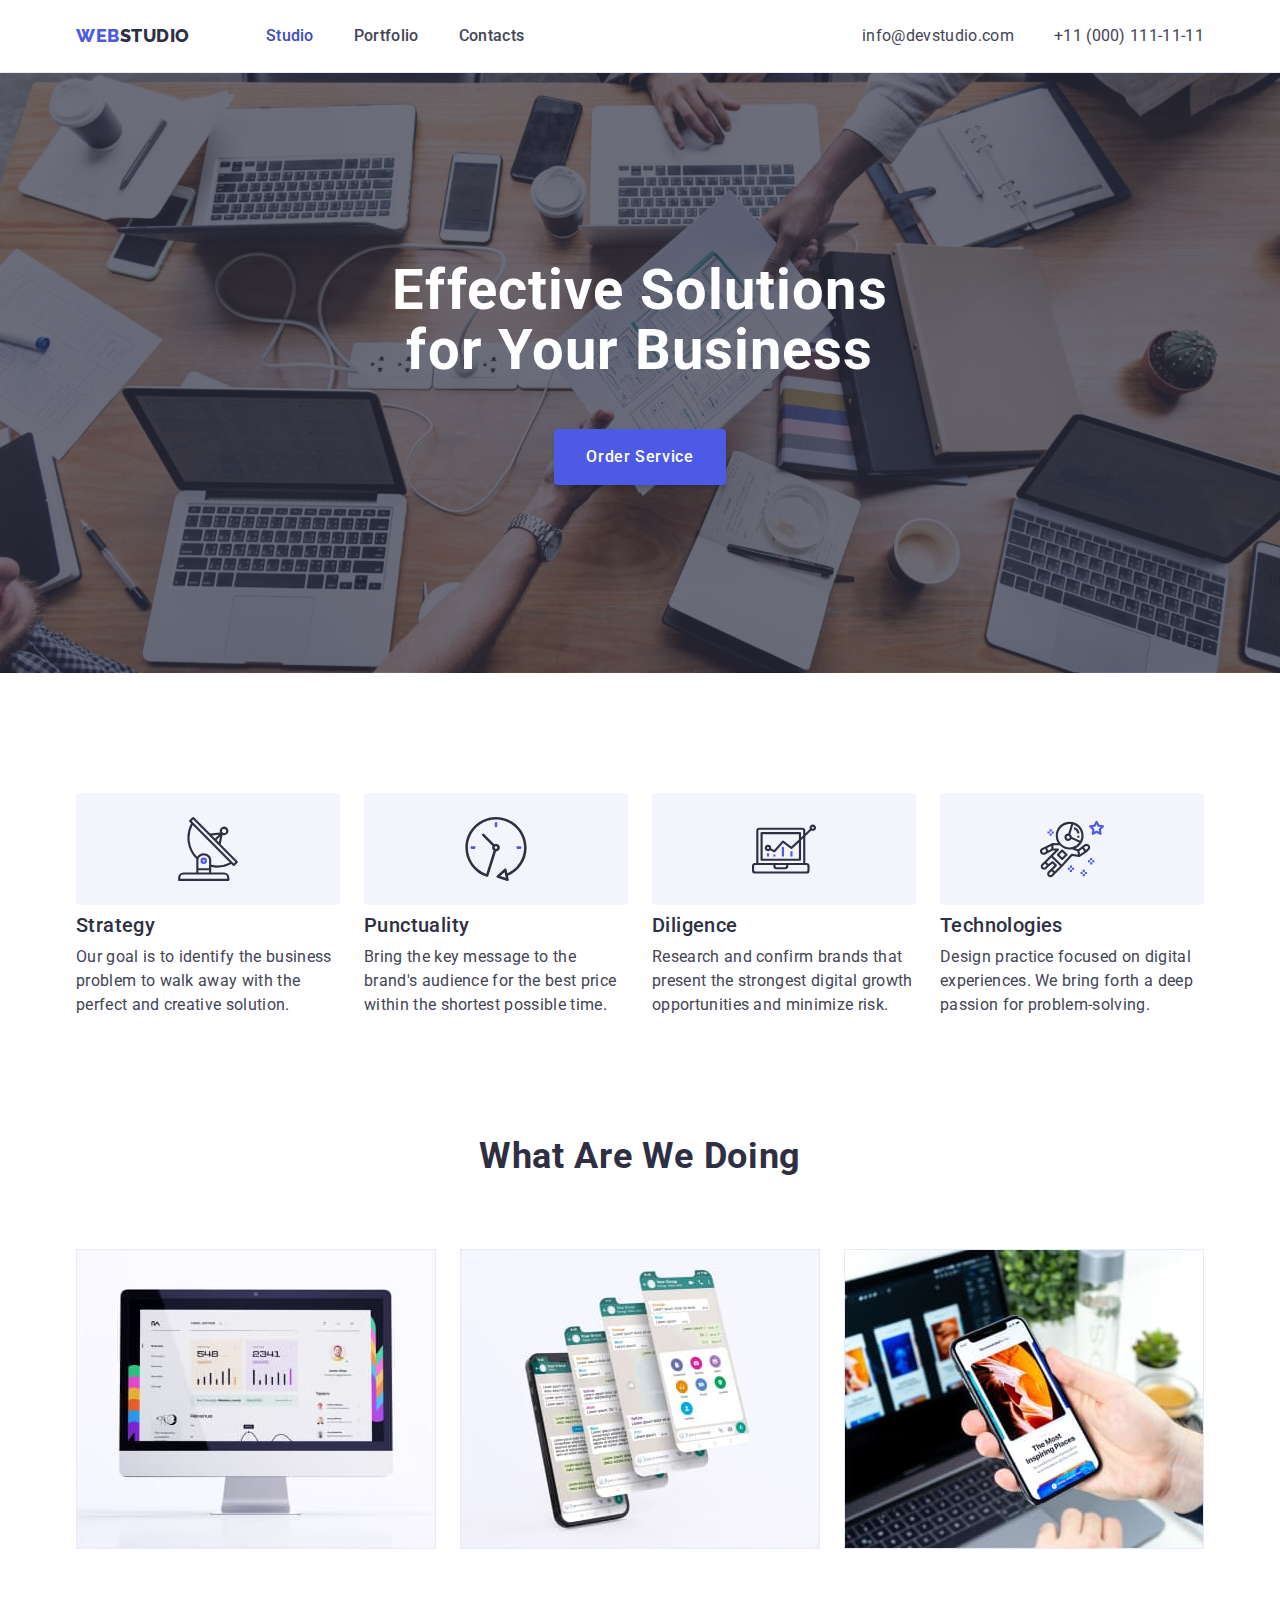
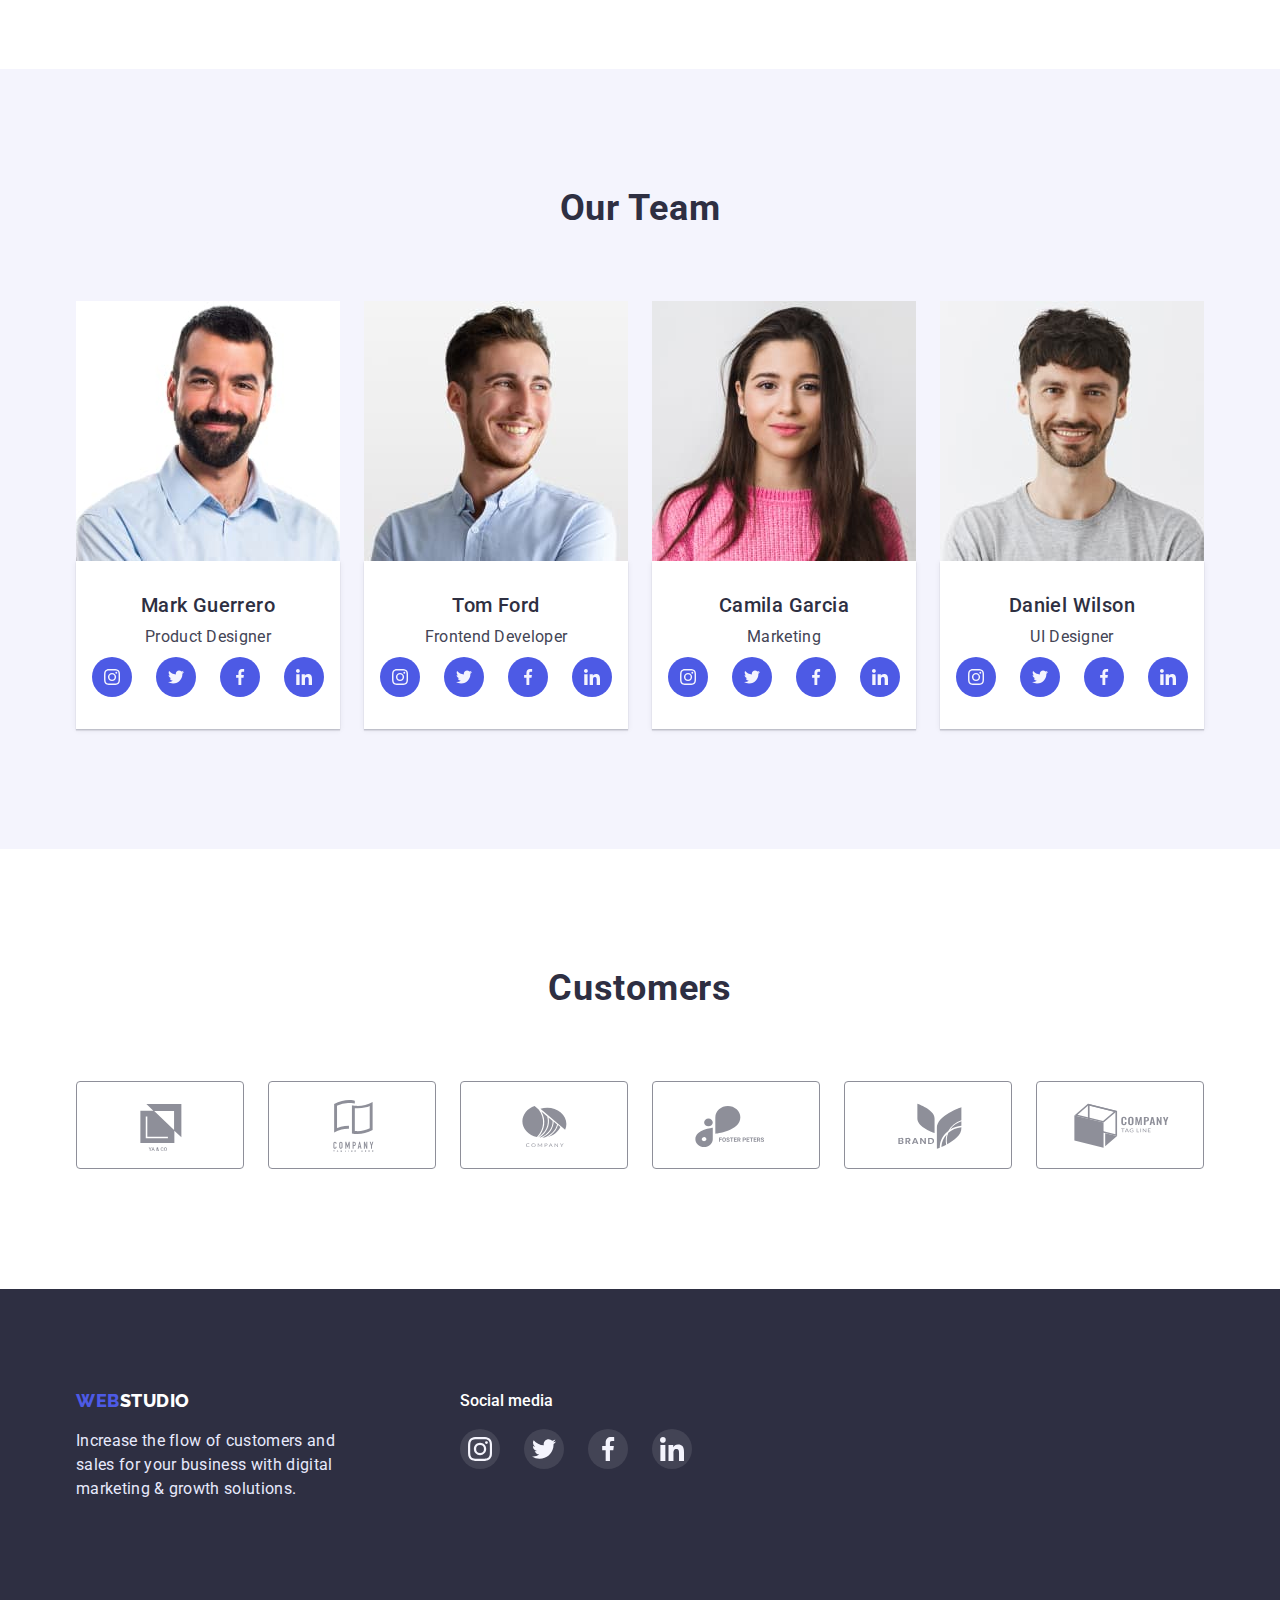
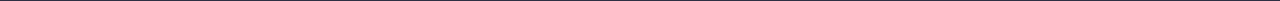
<file: index.html>
<!DOCTYPE html>
<html lang="en">
  <head>
    <meta charset="UTF-8" />
    <meta http-equiv="X-UA-Compatible" content="IE=edge" />
    <meta name="viewport" content="width=device-width, initial-scale=1.0" />
    <title>WebStudio</title>
    <!-- Fonts -->
    <link rel="preconnect" href="https://fonts.googleapis.com" />
    <link rel="preconnect" href="https://fonts.gstatic.com" crossorigin />
    <!-- Modern normalize -->
    <link
      rel="stylesheet"
      href="https://cdn.jsdelivr.net/npm/modern-normalize@1.1.0/modern-normalize.min.css"
    />
    <!-- Custom styles -->
    <link
      href="https://fonts.googleapis.com/css2?family=Raleway:wght@800&family=Roboto:wght@400;500;700&display=swap"
      rel="stylesheet"
    />
    <link rel="stylesheet" href="./css/styles.css" />
  </head>
  <body>
    <!--Header section-->
    <header class="page-header">
      <div class="container header-container">
        <nav class="page-nav">
          <a class="logo link" href="./index.html"
            ><span class="logo-part">Web</span>Studio</a
          >
          <ul class="menu list">
            <li class="menu-item">
              <a class="menu-link current link" href="./index.html">Studio</a>
            </li>
            <li class="menu-item">
              <a class="menu-link link" href="./portfolio.html">Portfolio</a>
            </li>
            <li class="menu-item">
              <a class="menu-link link" href="">Contacts</a>
            </li>
          </ul>
        </nav>
        <address class="contacts">
          <ul class="menu-contacts list">
            <li class="menu-contact-item">
              <a class="contact-link link" href="mailto:info@devstudio.com"
                >info@devstudio.com</a
              >
            </li>
            <li class="menu-contact-item">
              <a class="contact-link link" href="tel:+110001111111"
                >+11 (000) 111-11-11</a
              >
            </li>
          </ul>
        </address>
      </div>
    </header>

    <main>
      <!--Hero section-->
      <section class="hero">
        <div class="container">
          <h1 class="main-title">Effective Solutions for Your Business</h1>
          <button class="main-btn" type="button">Order Service</button>
        </div>
      </section>

      <!--Features section-->
      <section class="features section">
        <div class="container">
          <h2 class="visually-hidden">Features</h2>
          <ul class="features-list list card-set">
            <li class="feature-item card-set-item">
              <div class="feature-icon-wrapper">
                <svg class="feature-icon" width="64" height="64">
                  <use href="./images/icons.svg#icon-antenna"></use>
                </svg>
              </div>
              <h3 class="subtitle">Strategy</h3>
              <p class="section-description">
                Our goal is to identify the business problem to walk away with
                the perfect and creative solution.
              </p>
            </li>
            <li class="feature-item card-set-item">
              <div class="feature-icon-wrapper">
                <svg class="feature-icon" width="64" height="64">
                  <use href="./images/icons.svg#icon-clock"></use>
                </svg>
              </div>
              <h3 class="subtitle">Punctuality</h3>
              <p class="section-description">
                Bring the key message to the brand's audience for the best price
                within the shortest possible time.
              </p>
            </li>
            <li class="feature-item card-set-item">
              <div class="feature-icon-wrapper">
                <svg class="feature-icon" width="64" height="64">
                  <use href="./images/icons.svg#icon-diagram"></use>
                </svg>
              </div>
              <h3 class="subtitle">Diligence</h3>
              <p class="section-description">
                Research and confirm brands that present the strongest digital
                growth opportunities and minimize risk.
              </p>
            </li>
            <li class="feature-item card-set-item">
              <div class="feature-icon-wrapper">
                <svg class="feature-icon" width="64" height="64">
                  <use href="./images/icons.svg#icon-astronaut"></use>
                </svg>
              </div>
              <h3 class="subtitle">Technologies</h3>
              <p class="section-description">
                Design practice focused on digital experiences. We bring forth a
                deep passion for problem-solving.
              </p>
            </li>
          </ul>
        </div>
      </section>
      <!--What are we doing section-->
      <section class="products-section section">
        <div class="container">
          <h2 class="title">What are we doing</h2>
          <ul class="products-list list card-set">
            <li class="product-item card-set-item">
              <a class="product-link" href=""
                ><img
                  class="product-img"
                  src="./images/what-are-we-doing/img1.monitor.jpg"
                  alt="monitor"
                  width="360"
                  height="300"
              /></a>
            </li>
            <li class="product-item card-set-item">
              <a class="product-link" href=""
                ><img
                  class="product-img"
                  src="./images/what-are-we-doing/img2.smartphone.jpg"
                  alt="smartphone"
                  width="360"
                  height="300"
              /></a>
            </li>
            <li class="product-item card-set-item">
              <a class="product-link" href=""
                ><img
                  class="product-img"
                  src="./images/what-are-we-doing/img3.smartphone-in-hand.jpg"
                  alt="smartphone in hand"
                  width="360"
                  height="300"
              /></a>
            </li>
          </ul>
        </div>
      </section>
      <!--Our team section-->
      <section class="team-section section">
        <div class="container">
          <h2 class="title">Our Team</h2>
          <ul class="team-list list card-set">
            <li class="team-item card-set-item">
              <img
                class="team-img"
                src="./images/our-team/mark-guerrero.jpg"
                alt="Mark Guerrero"
                width="264"
                height="260"
              />
              <div class="team-wrapper">
                <h3 class="subtitle">Mark Guerrero</h3>
                <p class="section-description">Product Designer</p>
                <ul class="socials list">
                  <li class="socials-item">
                    <a
                      class="socials-link link"
                      href="https://instagram.com"
                      aria-label="Instagram"
                      target="_blank"
                      rel="noopener noreferrer"
                    >
                      <svg class="socials-icon" width="16px" height="16px">
                        <use href="./images/icons.svg#icon-instagram"></use>
                      </svg>
                    </a>
                  </li>
                  <li class="socials-item">
                    <a
                      class="socials-link link"
                      href="https://twitter.com"
                      aria-label="Twitter"
                      target="_blank"
                      rel="noopener noreferrer"
                    >
                      <svg class="socials-icon" width="16px" height="16px">
                        <use href="./images/icons.svg#icon-twitter"></use>
                      </svg>
                    </a>
                  </li>
                  <li class="socials-item">
                    <a
                      class="socials-link link"
                      href="https://facebook.com"
                      aria-label="Facebook"
                      target="_blank"
                      rel="noopener noreferrer"
                    >
                      <svg class="socials-icon" width="16px" height="16px">
                        <use href="./images/icons.svg#icon-facebook"></use>
                      </svg>
                    </a>
                  </li>
                  <li class="socials-item">
                    <a
                      class="socials-link link"
                      href="https://linkedin.com"
                      aria-label="LinkedIn"
                      target="_blank"
                      rel="noopener noreferrer"
                    >
                      <svg class="socials-icon" width="16px" height="16px">
                        <use href="./images/icons.svg#icon-linkedin"></use>
                      </svg>
                    </a>
                  </li>
                </ul>
              </div>
            </li>
            <li class="team-item card-set-item">
              <img
                class="team-img"
                src="./images/our-team/tom-ford.jpg"
                alt="Tom Ford"
                width="264"
                height="260"
              />
              <div class="team-wrapper">
                <h3 class="subtitle">Tom Ford</h3>
                <p class="section-description">Frontend Developer</p>
                <ul class="socials list">
                  <li class="socials-item">
                    <a
                      class="socials-link link"
                      href="https://instagram.com"
                      aria-label="Instagram"
                      target="_blank"
                      rel="noopener noreferrer"
                    >
                      <svg class="socials-icon" width="16px" height="16px">
                        <use href="./images/icons.svg#icon-instagram"></use>
                      </svg>
                    </a>
                  </li>
                  <li class="socials-item">
                    <a
                      class="socials-link link"
                      href="https://twitter.com"
                      aria-label="Twitter"
                      target="_blank"
                      rel="noopener noreferrer"
                    >
                      <svg class="socials-icon" width="16px" height="16px">
                        <use href="./images/icons.svg#icon-twitter"></use>
                      </svg>
                    </a>
                  </li>
                  <li class="socials-item">
                    <a
                      class="socials-link link"
                      href="https://facebook.com"
                      aria-label="Facebook"
                      target="_blank"
                      rel="noopener noreferrer"
                    >
                      <svg class="socials-icon" width="16px" height="16px">
                        <use href="./images/icons.svg#icon-facebook"></use>
                      </svg>
                    </a>
                  </li>
                  <li class="socials-item">
                    <a
                      class="socials-link link"
                      href="https://linkedin.com"
                      aria-label="LinkedIn"
                      target="_blank"
                      rel="noopener noreferrer"
                    >
                      <svg class="socials-icon" width="16px" height="16px">
                        <use href="./images/icons.svg#icon-linkedin"></use>
                      </svg>
                    </a>
                  </li>
                </ul>
              </div>
            </li>
            <li class="team-item card-set-item">
              <img
                class="team-img"
                src="./images/our-team/camila-garcia.jpg"
                alt="Camila Garcia"
                width="264"
                height="260"
              />
              <div class="team-wrapper">
                <h3 class="subtitle">Camila Garcia</h3>
                <p class="section-description">Marketing</p>
                <ul class="socials list">
                  <li class="socials-item">
                    <a
                      class="socials-link link"
                      href="https://instagram.com"
                      aria-label="Instagram"
                      target="_blank"
                      rel="noopener noreferrer"
                    >
                      <svg class="socials-icon" width="16px" height="16px">
                        <use href="./images/icons.svg#icon-instagram"></use>
                      </svg>
                    </a>
                  </li>
                  <li class="socials-item">
                    <a
                      class="socials-link link"
                      href="https://twitter.com"
                      aria-label="Twitter"
                      target="_blank"
                      rel="noopener noreferrer"
                    >
                      <svg class="socials-icon" width="16px" height="16px">
                        <use href="./images/icons.svg#icon-twitter"></use>
                      </svg>
                    </a>
                  </li>
                  <li class="socials-item">
                    <a
                      class="socials-link link"
                      href="https://facebook.com"
                      aria-label="Facebook"
                      target="_blank"
                      rel="noopener noreferrer"
                    >
                      <svg class="socials-icon" width="16px" height="16px">
                        <use href="./images/icons.svg#icon-facebook"></use>
                      </svg>
                    </a>
                  </li>
                  <li class="socials-item">
                    <a
                      class="socials-link link"
                      href="https://linkedin.com"
                      aria-label="LinkedIn"
                      target="_blank"
                      rel="noopener noreferrer"
                    >
                      <svg class="socials-icon" width="16px" height="16px">
                        <use href="./images/icons.svg#icon-linkedin"></use>
                      </svg>
                    </a>
                  </li>
                </ul>
              </div>
            </li>
            <li class="team-item card-set-item">
              <img
                class="team-img"
                src="./images/our-team/daniel-wilson.jpg"
                alt="Daniel Wilson"
                width="264"
                height="260"
              />
              <div class="team-wrapper">
                <h3 class="subtitle">Daniel Wilson</h3>
                <p class="section-description">UI Designer</p>
                <ul class="socials list">
                  <li class="socials-item">
                    <a
                      class="socials-link link"
                      href="https://instagram.com"
                      aria-label="Instagram"
                      target="_blank"
                      rel="noopener noreferrer"
                    >
                      <svg class="socials-icon" width="16px" height="16px">
                        <use href="./images/icons.svg#icon-instagram"></use>
                      </svg>
                    </a>
                  </li>
                  <li class="socials-item">
                    <a
                      class="socials-link link"
                      href="https://twitter.com"
                      aria-label="Twitter"
                      target="_blank"
                      rel="noopener noreferrer"
                    >
                      <svg class="socials-icon" width="16px" height="16px">
                        <use href="./images/icons.svg#icon-twitter"></use>
                      </svg>
                    </a>
                  </li>
                  <li class="socials-item">
                    <a
                      class="socials-link link"
                      href="https://facebook.com"
                      aria-label="Facebook"
                      target="_blank"
                      rel="noopener noreferrer"
                    >
                      <svg class="socials-icon" width="16px" height="16px">
                        <use href="./images/icons.svg#icon-facebook"></use>
                      </svg>
                    </a>
                  </li>
                  <li class="socials-item">
                    <a
                      class="socials-link link"
                      href="https://linkedin.com"
                      aria-label="LinkedIn"
                      target="_blank"
                      rel="noopener noreferrer"
                    >
                      <svg class="socials-icon" width="16px" height="16px">
                        <use href="./images/icons.svg#icon-linkedin"></use>
                      </svg>
                    </a>
                  </li>
                </ul>
              </div>
            </li>
          </ul>
        </div>
      </section>
      <!-- Customers section -->
      <section class="customers-section section">
        <div class="container">
          <h2 class="title">Customers</h2>
          <ul class="customers-list list">
            <li class="customers-item">
              <a href="" class="customers-link link" aria-label="logo Ya & Co">
                <svg class="customers-icon" width="104px" height="56px">
                  <use href="./images/icons.svg#icon-logo-first"></use>
                </svg>
              </a>
            </li>
            <li class="customers-item">
              <a
                href=""
                class="customers-link link"
                aria-label="logo Company Tagline Here"
              >
                <svg class="customers-icon" width="104px" height="56px">
                  <use href="./images/icons.svg#icon-logo-second"></use>
                </svg>
              </a>
            </li>
            <li class="customers-item">
              <a href="" class="customers-link link" aria-label="logo Company">
                <svg class="customers-icon" width="104px" height="56px">
                  <use href="./images/icons.svg#icon-logo-third"></use>
                </svg>
              </a>
            </li>
            <li class="customers-item">
              <a
                href=""
                class="customers-link link"
                aria-label="logo Foster Peters"
              >
                <svg class="customers-icon" width="104px" height="56px">
                  <use href="./images/icons.svg#icon-logo-fourth"></use>
                </svg>
              </a>
            </li>
            <li class="customers-item">
              <a href="" class="customers-link link" aria-label="logo Brand">
                <svg class="customers-icon" width="104px" height="56px">
                  <use href="./images/icons.svg#icon-logo-fifth"></use>
                </svg>
              </a>
            </li>
            <li class="customers-item">
              <a
                href=""
                class="customers-link link"
                aria-label="logo Tag Line Company"
              >
                <svg class="customers-icon" width="104px" height="56px">
                  <use href="./images/icons.svg#icon-logo-sixth"></use>
                </svg>
              </a>
            </li>
          </ul>
        </div>
      </section>
    </main>

    <!--Footer section-->
    <footer class="footer-section">
      <div class="container footer-container">
        <div class="footer-block">
          <a class="logo logo-light link" href="./index.html"
            ><span class="logo-part">Web</span>Studio</a
          >
          <p
            class="section-description section-description-light footer-description"
          >
            Increase the flow of customers and sales for your business with
            digital marketing & growth solutions.
          </p>
        </div>

        <div clas="footer-block">
          <p class="footer-title">Social media</p>
          <ul class="socials list">
            <li class="socials-item">
              <a
                class="footer-link link"
                href="https://instagram.com"
                aria-label="Instagram"
                target="_blank"
                rel="noopener noreferrer"
              >
                <svg class="footer-socials-icon" width="24px" height="24px">
                  <use href="./images/icons.svg#icon-instagram"></use>
                </svg>
              </a>
            </li>
            <li class="socials-item">
              <a
                class="footer-link link"
                href="https://twitter.com"
                aria-label="Twitter"
                target="_blank"
                rel="noopener noreferrer"
              >
                <svg class="footer-socials-icon" width="24px" height="24px">
                  <use href="./images/icons.svg#icon-twitter"></use>
                </svg>
              </a>
            </li>
            <li class="socials-item">
              <a
                class="footer-link link"
                href="https://facebook.com"
                aria-label="Facebook"
                target="_blank"
                rel="noopener noreferrer"
              >
                <svg class="footer-socials-icon" width="24px" height="24px">
                  <use href="./images/icons.svg#icon-facebook"></use>
                </svg>
              </a>
            </li>
            <li class="socials-item">
              <a
                class="footer-link link"
                href="https://linkedin.com"
                aria-label="LinkedIn"
                target="_blank"
                rel="noopener noreferrer"
              >
                <svg class="footer-socials-icon" width="24px" height="24px">
                  <use href="./images/icons.svg#icon-linkedin"></use>
                </svg>
              </a>
            </li>
          </ul>
        </div>
      </div>
    </footer>
  </body>
</html>
</file>
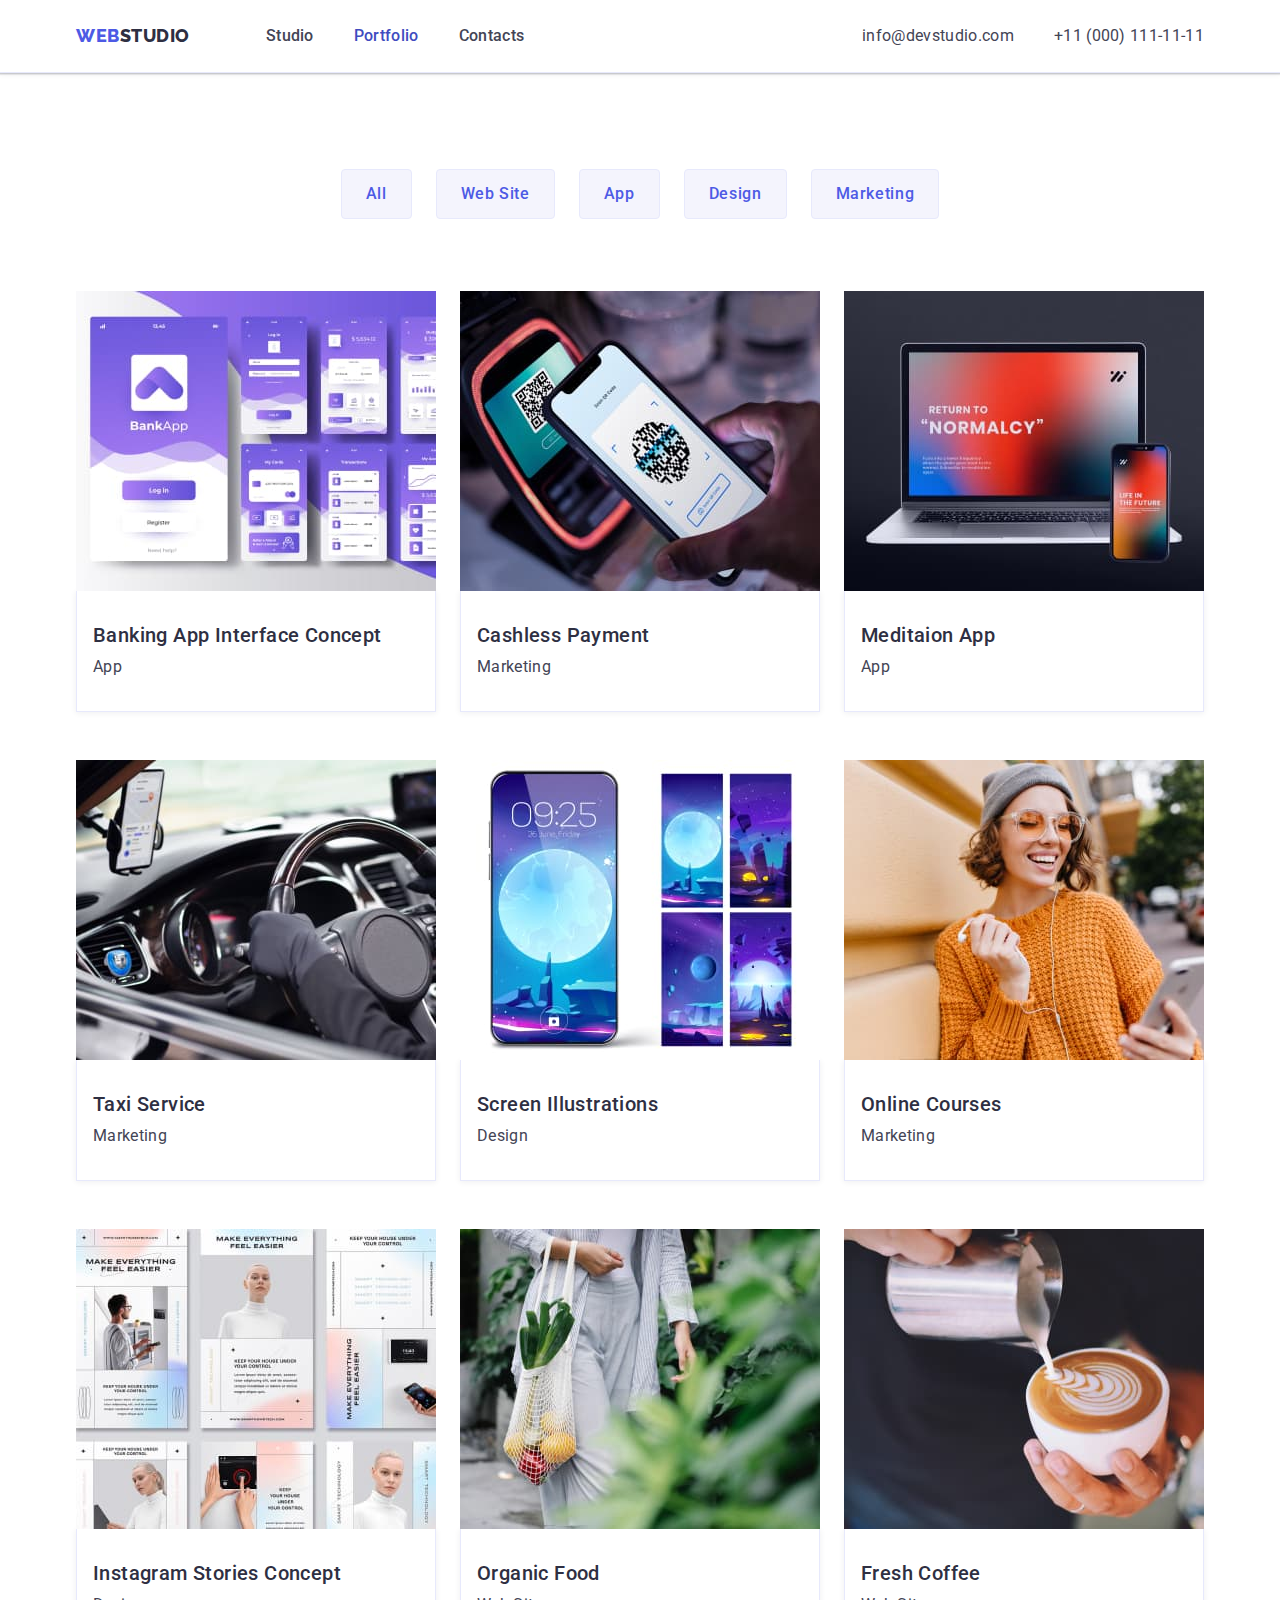
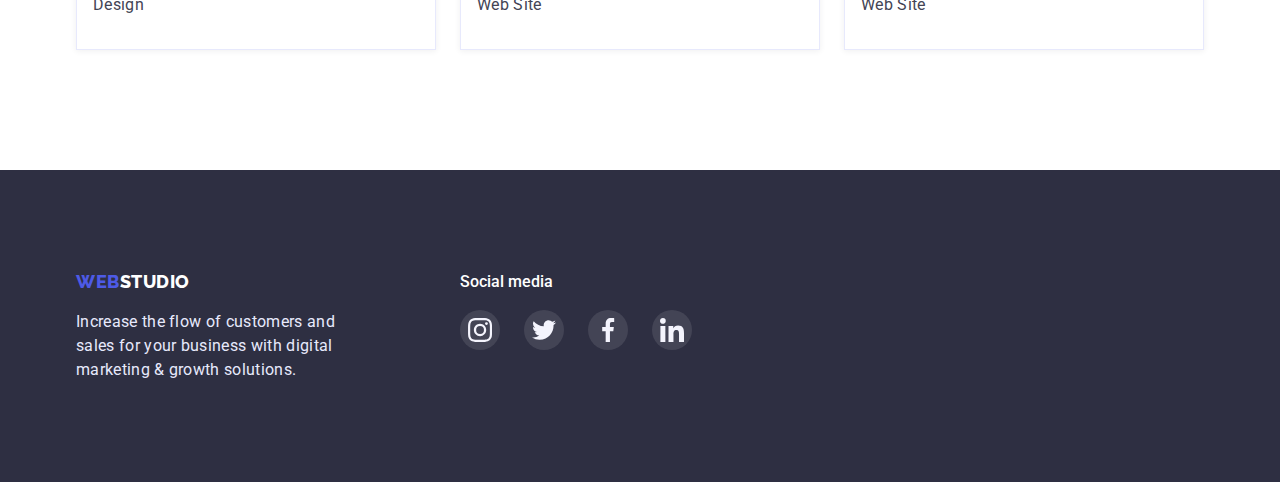
<file: portfolio.html>
<!DOCTYPE html>
<html lang="en">
  <head>
    <meta charset="UTF-8" />
    <meta http-equiv="X-UA-Compatible" content="IE=edge" />
    <meta name="viewport" content="width=device-width, initial-scale=1.0" />
    <title>WebStudio</title>
    <!-- Fonts -->
    <link rel="preconnect" href="https://fonts.googleapis.com" />
    <link rel="preconnect" href="https://fonts.gstatic.com" crossorigin />
    <link
      href="https://fonts.googleapis.com/css2?family=Raleway:wght@800&family=Roboto:wght@400;500;700&display=swap"
      rel="stylesheet"
    />
    <!-- Modern normalize -->
    <link
      rel="stylesheet"
      href="https://cdn.jsdelivr.net/npm/modern-normalize@1.1.0/modern-normalize.min.css"
    />
    <!-- Custom styles -->
    <link rel="stylesheet" href="./css/styles.css" />
  </head>
  <body>
    <!--Header section-->
    <header class="page-header">
      <div class="container header-container">
        <nav class="page-nav">
          <a class="logo link" href="./index.html"
            ><span class="logo-part">Web</span>Studio</a
          >
          <ul class="menu list">
            <li class="menu-item">
              <a class="menu-link link" href="./index.html">Studio</a>
            </li>
            <li class="menu-item">
              <a class="menu-link current link" href="./portfolio.html"
                >Portfolio</a
              >
            </li>
            <li class="menu-item">
              <a class="menu-link link" href="">Contacts</a>
            </li>
          </ul>
        </nav>
        <address class="contacts">
          <ul class="menu-contacts list">
            <li class="menu-contact-item">
              <a class="contact-link link" href="mailto:info@devstudio.com"
                >info@devstudio.com</a
              >
            </li>
            <li class="menu-contact-item">
              <a class="contact-link link" href="tel:+110001111111"
                >+11 (000) 111-11-11</a
              >
            </li>
          </ul>
        </address>
      </div>
    </header>

    <main>
      <!-- Portfolio -->
      <section class="portfoio-section">
        <div class="container">
          <h1 class="visually-hidden">Portfolio</h1>
          <ul class="filters-list list">
            <li class="filter-item">
              <button class="filter-btn" type="button">All</button>
            </li>
            <li class="filter-item">
              <button class="filter-btn" type="button">Web Site</button>
            </li>
            <li class="filter-item">
              <button class="filter-btn" type="button">App</button>
            </li>
            <li class="filter-item">
              <button class="filter-btn" type="button">Design</button>
            </li>
            <li class="filter-item">
              <button class="filter-btn" type="button">Marketing</button>
            </li>
          </ul>
          <ul class="portfolio-list list card-set">
            <li class="portfolio-item card-set-item">
              <a class="portfolio-link link" href="">
                <img
                  class="portfolio-img"
                  src="./images/portfolio/banking-app.jpg"
                  alt="banking-app"
                  width="360"
                  height="300"
                />
                <div class="portfolio-wrapper">
                  <h2 class="subtitle">Banking App Interface Concept</h2>
                  <p class="section-description">App</p>
                </div>
              </a>
            </li>
            <li class="portfolio-item card-set-item">
              <a class="portfolio-link link" href="">
                <img
                  class="portfolio-img"
                  src="./images/portfolio/cashless-payment.jpg"
                  alt="paypass"
                  width="360"
                  height="300"
                />
                <div class="portfolio-wrapper">
                  <h2 class="subtitle">Cashless Payment</h2>
                  <p class="section-description">Marketing</p>
                </div>
              </a>
            </li>
            <li class="portfolio-item card-set-item">
              <a class="portfolio-link link" href="">
                <img
                  class="portfolio-img"
                  src="./images/portfolio/meditaion-app.jpg"
                  alt="laptop-and-smartphone-with-inscription-return-to-normalcy"
                  width="360"
                  height="300"
                />
                <div class="portfolio-wrapper">
                  <h2 class="subtitle">Meditaion App</h2>
                  <p class="section-description">App</p>
                </div>
              </a>
            </li>
            <li class="portfolio-item card-set-item">
              <a class="portfolio-link link" href="">
                <img
                  class="portfolio-img"
                  src="./images/portfolio/taxi-service.jpg"
                  alt="hands-on-the-car-steering-wheel"
                  width="360"
                  height="300"
                />
                <div class="portfolio-wrapper">
                  <h2 class="subtitle">Taxi Service</h2>
                  <p class="section-description">Marketing</p>
                </div>
              </a>
            </li>
            <li class="portfolio-item card-set-item">
              <a class="portfolio-link link" href="">
                <img
                  class="portfolio-img"
                  src="./images/portfolio/screen-illustrations.jpg"
                  alt="smartphone-screensavers"
                  width="360"
                  height="300"
                />
                <div class="portfolio-wrapper">
                  <h2 class="subtitle">Screen Illustrations</h2>
                  <p class="section-description">Design</p>
                </div>
              </a>
            </li>
            <li class="portfolio-item card-set-item">
              <a class="portfolio-link link" href="">
                <img
                  class="portfolio-img"
                  src="./images/portfolio/online-courses.jpg"
                  alt="girl-with-a-smartphone"
                  width="360"
                  height="300"
                />
                <div class="portfolio-wrapper">
                  <h2 class="subtitle">Online Courses</h2>
                  <p class="section-description">Marketing</p>
                </div>
              </a>
            </li>
            <li class="portfolio-item card-set-item">
              <a class="portfolio-link link" href="">
                <img
                  class="portfolio-img"
                  src="./images/portfolio/instagram-stories-concept.jpg"
                  alt="instagram-stories"
                  width="360"
                  height="300"
                />
                <div class="portfolio-wrapper">
                  <h2 class="subtitle">Instagram Stories Concept</h2>
                  <p class="section-description">Design</p>
                </div>
              </a>
            </li>
            <li class="portfolio-item card-set-item">
              <a class="portfolio-link link" href="">
                <img
                  class="portfolio-img"
                  src="./images/portfolio/organic-food.jpg"
                  alt="girl-with-a-bag-of-fruit"
                  width="360"
                  height="300"
                />
                <div class="portfolio-wrapper">
                  <h2 class="subtitle">Organic Food</h2>
                  <p class="section-description">Web Site</p>
                </div>
              </a>
            </li>
            <li class="portfolio-item card-set-item">
              <a class="portfolio-link link" href="">
                <img
                  class="portfolio-img"
                  src="./images/portfolio/fresh-coffee.jpg"
                  alt="cup-of-coffee"
                  width="360"
                  height="300"
                />
                <div class="portfolio-wrapper">
                  <h2 class="subtitle">Fresh Coffee</h2>
                  <p class="section-description">Web Site</p>
                </div>
              </a>
            </li>
          </ul>
        </div>
      </section>
    </main>

    <!--Footer section-->
    <footer class="footer-section">
      <div class="container footer-container">
        <div class="footer-block">
          <a class="logo logo-light link" href="./index.html"
            ><span class="logo-part">Web</span>Studio</a
          >
          <p
            class="section-description section-description-light footer-description"
          >
            Increase the flow of customers and sales for your business with
            digital marketing & growth solutions.
          </p>
        </div>

        <div clas="footer-block">
          <p class="footer-title">Social media</p>
          <ul class="socials list">
            <li class="socials-item">
              <a
                class="footer-link link"
                href="https://instagram.com"
                aria-label="Instagram"
                target="_blank"
                rel="noopener noreferrer"
              >
                <svg class="footer-socials-icon" width="24px" height="24px">
                  <use href="./images/icons.svg#icon-instagram"></use>
                </svg>
              </a>
            </li>
            <li class="socials-item">
              <a
                class="footer-link link"
                href="https://twitter.com"
                aria-label="Twitter"
                target="_blank"
                rel="noopener noreferrer"
              >
                <svg class="footer-socials-icon" width="24px" height="24px">
                  <use href="./images/icons.svg#icon-twitter"></use>
                </svg>
              </a>
            </li>
            <li class="socials-item">
              <a
                class="footer-link link"
                href="https://facebook.com"
                aria-label="Facebook"
                target="_blank"
                rel="noopener noreferrer"
              >
                <svg class="footer-socials-icon" width="24px" height="24px">
                  <use href="./images/icons.svg#icon-facebook"></use>
                </svg>
              </a>
            </li>
            <li class="socials-item">
              <a
                class="footer-link link"
                href="https://linkedin.com"
                aria-label="LinkedIn"
                target="_blank"
                rel="noopener noreferrer"
              >
                <svg class="footer-socials-icon" width="24px" height="24px">
                  <use href="./images/icons.svg#icon-linkedin"></use>
                </svg>
              </a>
            </li>
          </ul>
        </div>
      </div>
    </footer>
  </body>
</html>
</file>
<file: css/styles.css>
/* reset */
h1, h2, h3, h4, p {
margin: 0;
}

ul {
    margin: 0;
    padding: 0;
}

button {
    cursor: pointer;
}

img {
    display: block;
    max-width: 100%;
    height: auto;
}

.visually-hidden {
    position: absolute;
    width: 1px;
    height: 1px;
    margin: -1px;
    border: 0;
    padding: 0;

    white-space: nowrap;
    clip-path: inset(100%);
    clip: rect(0 0 0 0);
    overflow: hidden;
}

.list {
    list-style: none;
}

.link {
    text-decoration: none;
    color: currentColor;
}
/* /reset */
/* base style */
:root {
    /* Font */
    --primary-font: 'Roboto', sans-serif;
    --secondary-font: 'Raleway', sans-serif;
    /* Text color */
    --primary-slate-txt-color: #434455;
    --secondary-dark-txt-color: #2E2F42;
    --accent-ocean-txt-color: #404BBF;
    --descr-ligh-txt-color: #E7E9FC;
    --iris-brand-txt-color: #4D5AE5;
    --white-txt-color: #FFFFFF;
    /* Background color */
    --dark-bcg-color: #2E2F42;
    --light-bcg-color: #F4F4FD;
    --white-bcg-color: #FFFFFF;
    --iris-bcg-color: #4D5AE5;
    --ocean-bcg-color: #404BBF;
    --light-slate-color: #8E8F99;
    --footer-gray-color: rgba(255, 255, 255, 0.1);
    --footer-green-color: #31D0AA;
    /* Others */
    --radius: 4px;
    --indent: 24px;
    --items: 3;
}

body {
    font-family: var(--primary-font);
    color: var(--primary-slate-txt-color);
}

.section {
    padding-top: 120px;
    padding-bottom: 120px;
}

.container {
    width: 1158px;
    padding-left: 15px;
    padding-right: 15px;
    margin-left: auto;
    margin-right: auto;


    /* outline: 2px solid red;
    outline-offset: -2px; */
}
/* ============Components============= */
.title {
    margin-bottom: 72px;

    font-weight: 700;
    font-size: 36px;
    line-height: 1.11;
    text-align: center;
    letter-spacing: 0.02em;
    text-transform: capitalize;
    color: var(--secondary-dark-txt-color);
}

.subtitle {
    margin-bottom: 8px;

    font-weight: 500;
    font-size: 20px;
    line-height: 1.2;
    letter-spacing: 0.02em;
    color: var(--secondary-dark-txt-color);
}

.section-description {
    font-size: 16px;
    line-height: 1.5;
    letter-spacing: 0.02em;
}
/* ======Card set===== */
.card-set {
    display: flex;
    flex-wrap: wrap;
    gap: var(--indent);
}

.card-set-item {
    flex-basis: calc((100% - (var(--indent) * (var(--items) - 1))) / var(--items));
}
/* ============/Components============= */

/* ============Header============= */
.page-header {
    border-bottom: 1px solid var(--descr-ligh-txt-color);
    box-shadow: 0px 2px 1px rgba(46, 47, 66, 0.08), 0px 1px 1px rgba(46, 47, 66, 0.16), 0px 1px 6px rgba(46, 47, 66, 0.08);
}

.header-container {
    display: flex;
    
}

.page-nav {
    display: flex;
    align-items: center;
}

.logo {
    margin-right: 76px;

    font-family: 'Raleway', sans-serif;
    font-weight: 800;
    font-size: 18px;
    line-height: 1.33;
    letter-spacing: 0.03em;
    text-transform: uppercase;
    color: var(--secondary-dark-txt-color);
}
.logo-part {
    color: var(--iris-brand-txt-color);
}

.menu {
    display: flex;
    gap: 40px;
}

/* .menu-item + .menu-item {
    margin-left: 40px;
} */

.menu-link {
    display: block;
    padding-top: 24px;
    padding-bottom: 24px;

    font-weight: 500;
    font-size: 16px;
    line-height: 1.5;
    letter-spacing: 0.02em; 
}
.menu-link:hover,
.menu-link:focus {
    color: var(--accent-ocean-txt-color);
}

.menu-link.current {
    color: var(--accent-ocean-txt-color);
}

.contacts {
    margin-left: auto;
}

.menu-contacts {
    display: flex;
    gap: 40px;
}

/* .menu-contact-item + .menu-contact-item {
    margin-left: 40px;
} */

.contact-link{
    display: block;
    padding-top: 24px;
    padding-bottom: 24px;

    font-style: normal;
    font-weight: 400;
    font-size: 16px;
    line-height: 1.5;
    letter-spacing: 0.02em;
}
.contact-link:hover,
.contact-link:focus {
    color: var(--accent-ocean-txt-color);
}
/* ============/Header============= */

/* ============Hero============= */
.hero {
    max-width: 1440px;
    margin-left: auto;
    margin-right: auto;
    text-align: center;
    padding-top: 188px;
    padding-bottom: 188px;
   

    background-color: var(--dark-bcg-color);
    background-image: linear-gradient(rgba(46, 47, 66, 0.7), rgba(46, 47, 66, 0.7)), url(../images/hero-img.jpg);
    background-repeat: no-repeat;
    background-size: cover;
    background-position: center;       
}

.main-title {
    margin-bottom: 48px;
    max-width: 496px;
    margin-left: auto;
    margin-right: auto;

    font-weight: 700;
    font-size: 56px;
    line-height: 1.07;
    letter-spacing: 0.02em;
    color: var(--white-txt-color);
}

.main-btn {
    display: inline-block;
    min-width: 169px;
    border: none;
    border-radius: var(--radius);
    padding: 16px 32px;

    font-weight: 500;
    font-size: 16px;
    line-height: 1.5;
    letter-spacing: 0.04em;
    color: var(--white-txt-color);
    background-color: var(--iris-bcg-color);
    box-shadow: 0px 4px 4px rgba(0, 0, 0, 0.15);
}
.main-btn:hover,
.main-btn:focus {
    background-color: var(--ocean-bcg-color);
}
/* ============/Hero============= */

/* =========Features section=========== */
.features-list {
    --items: 4;
}
    /* display: flex;
    gap: 24px;
}

.feature-item {
    flex-basis: calc((100% - var(--indent)*(var(--items)-1)) / var(--items));
} */

.features {
    padding-bottom: 0;
}
.feature-icon-wrapper {
    display: flex;
    align-items: center;
    justify-content: center;
    margin-bottom: 8px;

    width: 264px;
    height: 112px;
    background-color: var(--light-bcg-color);
    border-radius: var(--radius);
}

/* =========/Features section=========== */

/* ======What are we doing section======= */


/* ======What are we doing section======= */

/* ============Our team section============ */
.team-wrapper {
    padding-top: 32px;
    padding-bottom: 32px;
    padding-right: 16px;
    padding-left: 16px;
    text-align: center;

    box-shadow: 0px 1px 6px rgba(46, 47, 66, 0.08), 0px 1px 1px rgba(46, 47, 66, 0.16), 0px 2px 1px rgba(46, 47, 66, 0.08);
}

.team-list {
    --items: 4;
}
.team-section {
    background-color: var(--light-bcg-color);
}

.team-item {
    background-color: var(--white-bcg-color);
}

.socials {
    margin-top: 8px;
    display: flex;
    justify-content: center;
    gap: 24px;
}

.socials-item {
    width: 40px;
    height: 40px;
}

.socials-link {
    display: flex;
    align-items: center;
    justify-content: center;

    width: 100%;
    height: 100%;
    background-color: var(--iris-bcg-color);
    border-radius: 50%;
}

.socials-link:hover,
.socials-link:focus {
    background-color: var(--ocean-bcg-color);
}

.socials-icon {
    fill: var(--light-bcg-color);
}


/* ============/Our team section============ */
/* ============Customers========= */
.customers-list {
    display: flex;
    justify-content: center;
    gap: 24px;
}

.customers-item {
    width: 168px;
    height: 88px;
}

.customers-link {
    display: flex;
    justify-content: center;
    align-items: center;

    width: 100%;
    height: 100%;
    border: 1px solid var(--light-slate-color);
    border-radius: var(--radius);
    color: var(--light-slate-color);
}

.customers-icon {
    fill: currentColor;
}

.customers-link:hover,
.contact-link:focus {
    border: 1px solid var(--ocean-bcg-color);
    color: var(--ocean-bcg-color);
}

.customers-icon {
    fill: currentColor;
}

/* ============Customers========= */

/* ==========Portfolio============= */
.portfoio-section {
    padding-top: 96px;
    padding-bottom: 120px;
}

.filters-list {
    display: flex;
    justify-content: center;
    margin-bottom: 72px;
    gap: 24px;
}

.filter-btn {
    border: 1px solid var(--descr-ligh-txt-color);
    border-radius: var(--radius);
    padding: 12px 24px;

    font-weight: 500;
    font-size: 16px;
    line-height: 1.5;
    letter-spacing: 0.04em;
    align-items: center;
    text-align: center;
    color: var(--iris-brand-txt-color);
    background-color: var(--light-bcg-color);
    
}

.filter-btn:hover,
.filter-btn:focus {
    background-color: var(--ocean-bcg-color);
    color: var(--white-txt-color);
    box-shadow: 0px 3px 1px rgba(0, 0, 0, 0.1), 0px 2px 1px rgba(0, 0, 0, 0.08), 0px 2px 2px rgba(0, 0, 0, 0.12);
}

.portfolio-wrapper {
    padding-top: 32px;
    padding-bottom: 32px;
    padding-right: 16px;
    padding-left: 16px;

    border: 1px solid var(--descr-ligh-txt-color);
    border-top: none;
    box-shadow: 0px 1px 6px rgba(46, 47, 66, 0.08);
}

.portfolio-link:hover,
.portfolio-link:focus {
    display: block;
    border: 0.5px solid var(--light-bcg-color);
    border-top: none;
    box-shadow: 0px 1px 6px rgba(46, 47, 66, 0.08), 0px 1px 1px rgba(46, 47, 66, 0.16), 0px 2px 1px rgba(46, 47, 66, 0.08);
}

.portfolio-list {
    row-gap: 48px;
}

/* ==========/Portfolio============= */

/* ============footer============ */
.footer-section {
    padding-top: 100px;
    padding-bottom: 100px;

    background-color: var(--dark-bcg-color);
}

.footer-container {
    display: flex;
    gap: 120px;
}

.logo-light {
    color: var(--white-txt-color);
}
.footer-description {
    max-width: 264px;
    margin-top: 16px;
}
.section-description-light {
    color: var(--descr-ligh-txt-color)
}


.footer-title {
    margin-bottom: 16px;

    font-weight: 500;
    font-size: 16px;
    line-height: 1.5;
    color: var(--white-txt-color);
}

.footer-link {
    display: flex;
    align-items: center;
    justify-content: center;

    width: 100%;
    height: 100%;
    background-color: var(--footer-gray-color);
    border-radius: 50%;
    color: var(--light-bcg-color);
}

.footer-link:hover,
.footer-link:focus {
    background-color: var(--footer-green-color);
}

.footer-socials-icon {
    fill: currentColor;
}

/* ============footer============ */
</file>
